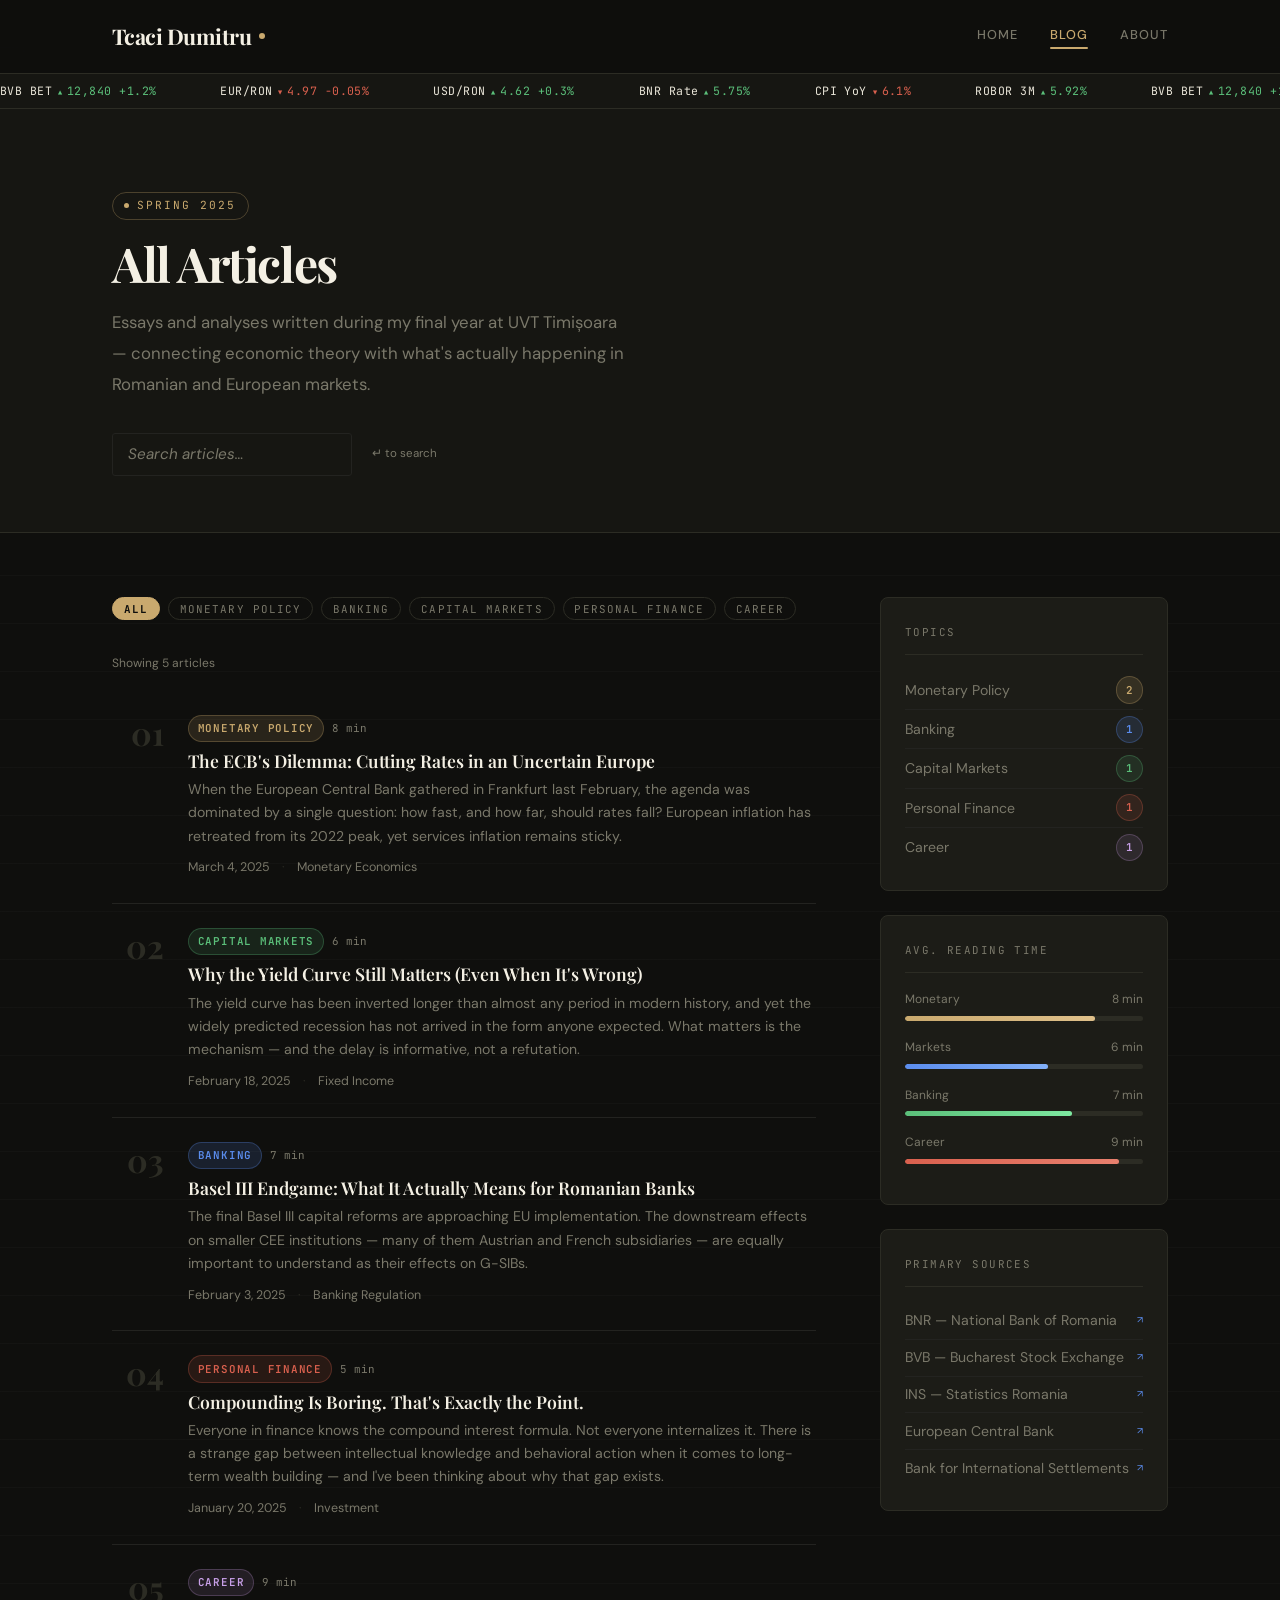
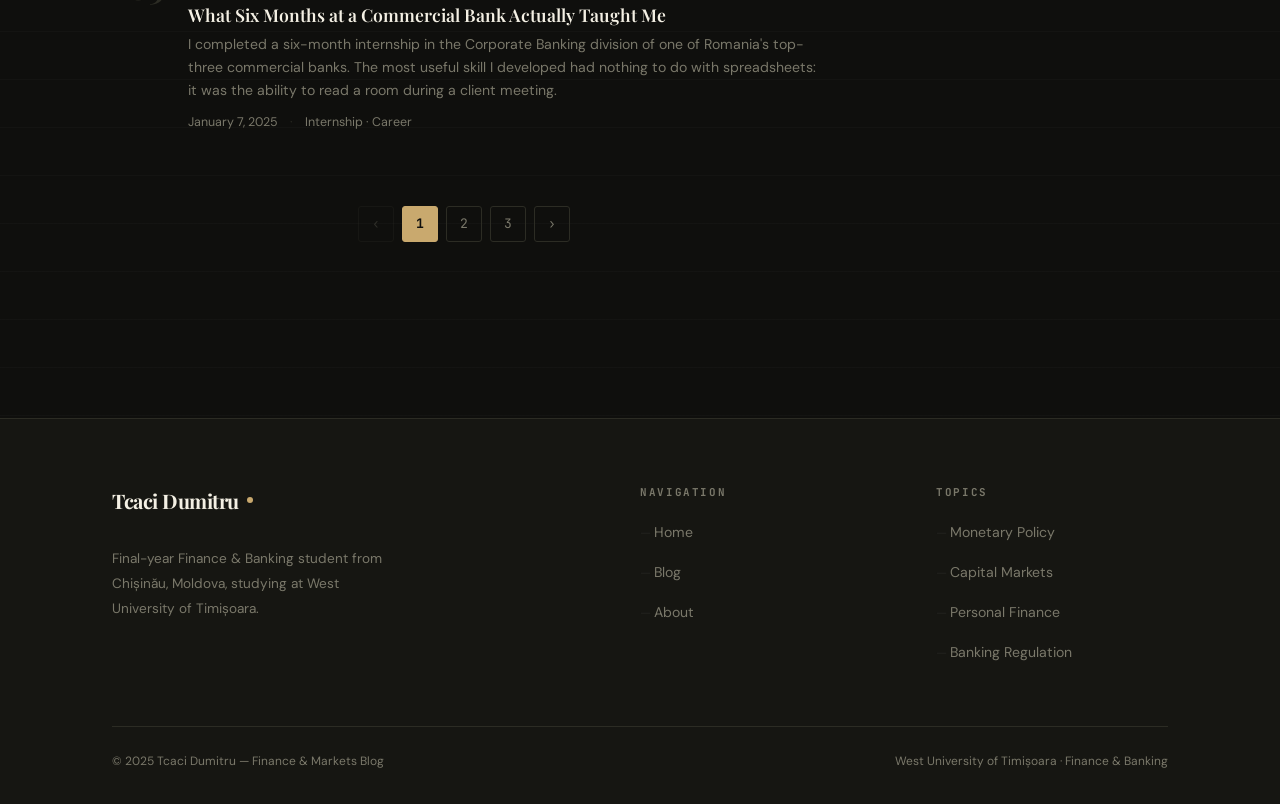
<file: lecture2-3/blog.html>
<!DOCTYPE html>
<html lang="en">
<head>
  <meta charset="UTF-8" />
  <meta name="viewport" content="width=device-width, initial-scale=1.0" />
  <title>Blog — Tcaci Dumitru</title>
  <link rel="preconnect" href="https://fonts.googleapis.com" />
  <link href="https://fonts.googleapis.com/css2?family=Playfair+Display:ital,wght@0,600;0,700;1,600&family=DM+Sans:wght@400;500;600&family=JetBrains+Mono:wght@400;600&display=swap" rel="stylesheet" />
  <link rel="stylesheet" href="style.css" />
  <style>
    /* ── PAGE-SPECIFIC STYLES ─────────────────────────────────────
       Demonstrates additional selectors unique to blog.html
    ──────────────────────────────────────────────────────────────── */

    /* CONTEXTUAL (DESCENDANT) SELECTOR:
       only <p> tags that are descendants of .post-body */
    .post-body p {
      font-size: .88rem;
      color: var(--ink-dim);
      margin-bottom: 0;
      line-height: 1.65;
    }

    /* ADJACENT SIBLING SELECTOR:
       .tag immediately followed by .tag gets left margin */
    .post-body .tag + .tag { margin-left: var(--s1); }

    /* CHILD SELECTOR:
       direct <a> child of .post-body > h3  */
    .post-body > h3 > a {
      color: var(--ink-head);
      text-decoration: none;
      transition: color var(--t2);
    }
    .post-body > h3 > a:hover { color: var(--gold); }

    /* ATTRIBUTE SELECTOR: inputs with placeholder */
    input[type="search"]::placeholder { color: var(--ink-dim); font-style: italic; }

    /* ── SIDEBAR specific ── */

    /* DESCENDANT SELECTOR: li > a inside .widget */
    .widget ul li a {
      font-size: .88rem;
      color: var(--ink-dim);
      display: flex;
      justify-content: space-between;
      align-items: center;
      padding: .35rem 0;
      border-bottom: 1px solid var(--border-soft);
      transition: color var(--t1);
      text-decoration: none;
    }
    /* PSEUDO-CLASS :hover on widget links */
    .widget ul li a:hover { color: var(--gold); }

    /* PSEUDO-CLASS :last-child — remove last border in widget list */
    .widget ul li:last-child a { border-bottom: none; }

    /* PSEUDO-ELEMENT ::before on widget list items */
    .widget ul li::before { content: none; } /* override global footer rule */

    /* ATTRIBUTE SELECTOR — external resource links */
    .widget a[href^="https"]::after {
      content: ' ↗';
      font-size: .68em;
      vertical-align: super;
      color: var(--blue);
    }
  </style>
</head>
<body>

  <header class="site-header">
    <div class="container">
      <a href="index.html" id="site-logo">Tcaci Dumitru</a>
      <nav class="nav-links">
        <a href="index.html">Home</a>
        <a href="blog.html" class="active">Blog</a>
        <a href="about.html">About</a>
      </nav>
    </div>
  </header>

  <div class="ticker">
    <div class="ticker-track">
      <span class="t-item">BVB BET <span class="up">12,840 +1.2%</span></span>
      <span class="t-item">EUR/RON <span class="down">4.97 −0.05%</span></span>
      <span class="t-item">USD/RON <span class="up">4.62 +0.3%</span></span>
      <span class="t-item">BNR Rate <span class="up">5.75%</span></span>
      <span class="t-item">CPI YoY <span class="down">6.1%</span></span>
      <span class="t-item">ROBOR 3M <span class="up">5.92%</span></span>
      <span class="t-item">BVB BET <span class="up">12,840 +1.2%</span></span>
      <span class="t-item">EUR/RON <span class="down">4.97 −0.05%</span></span>
      <span class="t-item">USD/RON <span class="up">4.62 +0.3%</span></span>
      <span class="t-item">BNR Rate <span class="up">5.75%</span></span>
      <span class="t-item">CPI YoY <span class="down">6.1%</span></span>
      <span class="t-item">ROBOR 3M <span class="up">5.92%</span></span>
    </div>
  </div>

  <!-- PAGE HERO — no full-height, compact -->
  <section class="hero" style="padding-block:5rem 3.5rem; background:var(--bg-raised); border-bottom:1px solid var(--border);">
    <div class="container">
      <span class="eyebrow fu">Spring 2025</span>
      <h1 class="fu d1" style="font-size:clamp(2rem,4vw,3rem); margin-bottom:var(--s4);">All Articles</h1>
      <p class="hero-sub fu d2" style="margin-bottom:var(--s6);">
        Essays and analyses written during my final year at UVT Timișoara —
        connecting economic theory with what's actually happening in Romanian
        and European markets.
      </p>
      <!-- ATTRIBUTE SELECTOR: input[type="search"] -->
      <div class="flex items-center gap-s3 fu d3">
        <input type="search" placeholder="Search articles…" aria-label="Search articles" />
        <span class="hint">↵ to search</span>
      </div>
    </div>
  </section>

  <main>
    <div class="container section">
      <div class="layout-sidebar">

        <!-- MAIN CONTENT -->
        <div>

          <!-- FILTER BAR — class + pseudo-class selectors -->
          <div class="filters">
            <button class="filt-btn on"       data-filter="all">All</button>
            <button class="filt-btn"          data-filter="monetary">Monetary Policy</button>
            <button class="filt-btn"          data-filter="banking">Banking</button>
            <button class="filt-btn"          data-filter="markets">Capital Markets</button>
            <button class="filt-btn"          data-filter="personal">Personal Finance</button>
            <button class="filt-btn"          data-filter="career">Career</button>
          </div>

          <!-- GENERAL SIBLING: .filters ~ .result-count -->
          <p class="result-count">Showing 5 articles</p>

          <!-- POST LIST — contextual selectors, child selector, pseudo-classes -->
          <div id="post-list">

            <!-- POST 1 -->
            <div class="post-row" data-cat="monetary">
              <div class="post-num">01</div>
              <div class="post-body">
                <div style="display:flex; gap:var(--s2); flex-wrap:wrap; margin-bottom:.5rem; align-items:center;">
                  <span class="tag tag-monetary">Monetary Policy</span>
                  <span style="font-family:var(--font-mono); font-size:.68rem; color:var(--ink-dim);">8 min</span>
                </div>
                <h3><a href="#">The ECB's Dilemma: Cutting Rates in an Uncertain Europe</a></h3>
                <p>
                  When the European Central Bank gathered in Frankfurt last February, the agenda was
                  dominated by a single question: how fast, and how far, should rates fall? European
                  inflation has retreated from its 2022 peak, yet services inflation remains sticky.
                </p>
                <div class="meta mt-5" style="margin-top:.6rem;">
                  <span>March 4, 2025</span>
                  <span>Monetary Economics</span>
                </div>
              </div>
            </div>

            <!-- POST 2 -->
            <div class="post-row" data-cat="markets">
              <div class="post-num">02</div>
              <div class="post-body">
                <div style="display:flex; gap:var(--s2); flex-wrap:wrap; margin-bottom:.5rem; align-items:center;">
                  <span class="tag tag-markets">Capital Markets</span>
                  <span style="font-family:var(--font-mono); font-size:.68rem; color:var(--ink-dim);">6 min</span>
                </div>
                <h3><a href="#">Why the Yield Curve Still Matters (Even When It's Wrong)</a></h3>
                <p>
                  The yield curve has been inverted longer than almost any period in modern history,
                  and yet the widely predicted recession has not arrived in the form anyone expected.
                  What matters is the mechanism — and the delay is informative, not a refutation.
                </p>
                <div class="meta" style="margin-top:.6rem;">
                  <span>February 18, 2025</span>
                  <span>Fixed Income</span>
                </div>
              </div>
            </div>

            <!-- POST 3 -->
            <div class="post-row" data-cat="banking">
              <div class="post-num">03</div>
              <div class="post-body">
                <div style="display:flex; gap:var(--s2); flex-wrap:wrap; margin-bottom:.5rem; align-items:center;">
                  <span class="tag tag-banking">Banking</span>
                  <span style="font-family:var(--font-mono); font-size:.68rem; color:var(--ink-dim);">7 min</span>
                </div>
                <h3><a href="#">Basel III Endgame: What It Actually Means for Romanian Banks</a></h3>
                <p>
                  The final Basel III capital reforms are approaching EU implementation. The downstream
                  effects on smaller CEE institutions — many of them Austrian and French subsidiaries —
                  are equally important to understand as their effects on G-SIBs.
                </p>
                <div class="meta" style="margin-top:.6rem;">
                  <span>February 3, 2025</span>
                  <span>Banking Regulation</span>
                </div>
              </div>
            </div>

            <!-- POST 4 -->
            <div class="post-row" data-cat="personal">
              <div class="post-num">04</div>
              <div class="post-body">
                <div style="display:flex; gap:var(--s2); flex-wrap:wrap; margin-bottom:.5rem; align-items:center;">
                  <span class="tag tag-personal">Personal Finance</span>
                  <span style="font-family:var(--font-mono); font-size:.68rem; color:var(--ink-dim);">5 min</span>
                </div>
                <h3><a href="#">Compounding Is Boring. That's Exactly the Point.</a></h3>
                <p>
                  Everyone in finance knows the compound interest formula. Not everyone internalizes it.
                  There is a strange gap between intellectual knowledge and behavioral action when it comes
                  to long-term wealth building — and I've been thinking about why that gap exists.
                </p>
                <div class="meta" style="margin-top:.6rem;">
                  <span>January 20, 2025</span>
                  <span>Investment</span>
                </div>
              </div>
            </div>

            <!-- POST 5 -->
            <div class="post-row" data-cat="career">
              <div class="post-num">05</div>
              <div class="post-body">
                <div style="display:flex; gap:var(--s2); flex-wrap:wrap; margin-bottom:.5rem; align-items:center;">
                  <span class="tag tag-career">Career</span>
                  <span style="font-family:var(--font-mono); font-size:.68rem; color:var(--ink-dim);">9 min</span>
                </div>
                <h3><a href="#">What Six Months at a Commercial Bank Actually Taught Me</a></h3>
                <p>
                  I completed a six-month internship in the Corporate Banking division of one of Romania's
                  top-three commercial banks. The most useful skill I developed had nothing to do with
                  spreadsheets: it was the ability to read a room during a client meeting.
                </p>
                <div class="meta" style="margin-top:.6rem;">
                  <span>January 7, 2025</span>
                  <span>Internship · Career</span>
                </div>
              </div>
            </div>

          </div><!-- #post-list -->

          <!-- PAGINATION — :hover :disabled pseudo-classes -->
          <nav class="pager" aria-label="Pagination">
            <button class="pg-btn" disabled aria-label="Previous">‹</button>
            <button class="pg-btn cur" aria-current="page">1</button>
            <button class="pg-btn">2</button>
            <button class="pg-btn">3</button>
            <button class="pg-btn" aria-label="Next">›</button>
          </nav>

        </div><!-- end main col -->

        <!-- SIDEBAR -->
        <aside>

          <!-- Topics widget -->
          <div class="widget">
            <p class="widget-title">Topics</p>
            <ul style="list-style:none;">
              <li>
                <a href="#" onclick="filterPosts('monetary'); return false;">
                  <span>Monetary Policy</span>
                  <span class="tag tag-monetary">2</span>
                </a>
              </li>
              <li>
                <a href="#" onclick="filterPosts('banking'); return false;">
                  <span>Banking</span>
                  <span class="tag tag-banking">1</span>
                </a>
              </li>
              <li>
                <a href="#" onclick="filterPosts('markets'); return false;">
                  <span>Capital Markets</span>
                  <span class="tag tag-markets">1</span>
                </a>
              </li>
              <li>
                <a href="#" onclick="filterPosts('personal'); return false;">
                  <span>Personal Finance</span>
                  <span class="tag tag-personal">1</span>
                </a>
              </li>
              <li>
                <a href="#" onclick="filterPosts('career'); return false;">
                  <span>Career</span>
                  <span class="tag tag-career">1</span>
                </a>
              </li>
            </ul>
          </div>

          <!-- Reading time widget -->
          <div class="widget">
            <p class="widget-title">Avg. Reading Time</p>
            <div class="prog-wrap">
              <div class="prog-labels"><span>Monetary</span><span>8 min</span></div>
              <div class="prog-track"><div class="prog-fill" style="width:80%"></div></div>
            </div>
            <div class="prog-wrap">
              <div class="prog-labels"><span>Markets</span><span>6 min</span></div>
              <div class="prog-track"><div class="prog-fill blue" style="width:60%"></div></div>
            </div>
            <div class="prog-wrap">
              <div class="prog-labels"><span>Banking</span><span>7 min</span></div>
              <div class="prog-track"><div class="prog-fill green" style="width:70%"></div></div>
            </div>
            <div class="prog-wrap">
              <div class="prog-labels"><span>Career</span><span>9 min</span></div>
              <div class="prog-track"><div class="prog-fill red" style="width:90%"></div></div>
            </div>
          </div>

          <!-- External resources — attribute selector a[href^="https"] -->
          <div class="widget">
            <p class="widget-title">Primary Sources</p>
            <ul style="list-style:none;">
              <li>
                <a href="https://www.bnr.ro" target="_blank">BNR — National Bank of Romania</a>
              </li>
              <li>
                <a href="https://www.bvb.ro" target="_blank">BVB — Bucharest Stock Exchange</a>
              </li>
              <li>
                <a href="https://www.insse.ro" target="_blank">INS — Statistics Romania</a>
              </li>
              <li>
                <a href="https://www.ecb.europa.eu" target="_blank">European Central Bank</a>
              </li>
              <li>
                <a href="https://www.bis.org" target="_blank">Bank for International Settlements</a>
              </li>
            </ul>
          </div>

        </aside>

      </div>
    </div>
  </main>

  <footer class="site-footer">
    <div class="container">
      <div class="footer-grid">
        <div class="footer-col">
          <a href="index.html" id="site-logo"
             style="font-size:1.25rem; margin-bottom:var(--s4); display:inline-flex;">
            Tcaci Dumitru
          </a>
          <p style="font-size:.85rem; color:var(--ink-dim); max-width:290px; margin-top:var(--s3);">
            Final-year Finance &amp; Banking student from Chișinău, Moldova,
            studying at West University of Timișoara.
          </p>
        </div>
        <div class="footer-col">
          <h5>Navigation</h5>
          <ul>
            <li><a href="index.html">Home</a></li>
            <li><a href="blog.html">Blog</a></li>
            <li><a href="about.html">About</a></li>
          </ul>
        </div>
        <div class="footer-col">
          <h5>Topics</h5>
          <ul>
            <li><a href="#">Monetary Policy</a></li>
            <li><a href="#">Capital Markets</a></li>
            <li><a href="#">Personal Finance</a></li>
            <li><a href="#">Banking Regulation</a></li>
          </ul>
        </div>
      </div>
      <div class="footer-bottom">
        <span>© 2025 Tcaci Dumitru — Finance &amp; Markets Blog</span>
        <span>West University of Timișoara · Finance &amp; Banking</span>
      </div>
    </div>
  </footer>

  <script>
    // Filter button interactivity
    function filterPosts(cat) {
      document.querySelectorAll('.filt-btn').forEach(b => b.classList.remove('on'));
      const matching = document.querySelector(`.filt-btn[data-filter="${cat}"]`);
      if (matching) matching.classList.add('on');

      const rows = document.querySelectorAll('#post-list .post-row');
      let count = 0;
      rows.forEach(row => {
        const show = cat === 'all' || row.dataset.cat === cat;
        row.style.display = show ? '' : 'none';
        if (show) count++;
      });
      document.querySelector('.result-count').textContent =
        `Showing ${count} article${count !== 1 ? 's' : ''}`;
    }

    document.querySelectorAll('.filt-btn').forEach(btn => {
      btn.addEventListener('click', function() {
        filterPosts(this.dataset.filter);
      });
    });
  </script>
</body>
</html>
</file>
<file: lecture2-3/style.css>
/* ================================================================
   STYLE.CSS — Tcaci Dumitru · Finance & Markets Blog
   Web Design Lab — West University of Timișoara · 2025
   ================================================================

   SELECTOR INVENTORY (required coverage):
   ─ Element selectors          : body, h1–h4, p, a, ul, li, table…
   ─ Class selectors            : .card, .btn, .tag-*, .nav-link…
   ─ ID selectors               : #site-logo, #hero-home, #featured…
   ─ Attribute selectors        : input[type="…"], a[target="_blank"],
                                  [data-category], [data-level]
   ─ Contextual / descendant    : .post-list article p
   ─ Child (>)                  : .timeline > li
   ─ Adjacent sibling (+)       : label + input
   ─ General sibling (~)        : .filter-bar ~ .result-count
   ─ Pseudo-classes             : :hover :focus :active :visited
                                  :nth-child :last-child :first-child
                                  :disabled :placeholder-shown :checked
   ─ Pseudo-elements            : ::before ::after on 15+ elements
   ================================================================ */

/* ----------------------------------------------------------------
   1. CSS CUSTOM PROPERTIES
   ---------------------------------------------------------------- */
:root {
  /* Palette — charcoal ink + warm cream + ember accent */
  --bg:           #0f0f0d;
  --bg-raised:    #161612;
  --bg-card:      #1c1c17;
  --border:       #2c2c24;
  --border-soft:  #232320;

  --ink:          #e9e5d8;        /* body text */
  --ink-dim:      #7a786a;        /* muted text */
  --ink-head:     #f4f0e4;        /* headings */

  --gold:         #c9a96e;        /* primary accent */
  --gold-light:   #dfc08a;
  --gold-dim:     rgba(201,169,110,.15);

  --blue:         #5b8dee;        /* secondary accent */
  --blue-dim:     rgba(91,141,238,.14);

  --green:        #5bbf7a;
  --red:          #d9604e;

  /* Typography */
  --font-serif:   'Playfair Display', Georgia, serif;
  --font-sans:    'DM Sans', 'Segoe UI', sans-serif;
  --font-mono:    'JetBrains Mono', 'Courier New', monospace;

  /* Spacing — rem scale */
  --s1:  0.25rem;   /*  4px */
  --s2:  0.5rem;    /*  8px */
  --s3:  0.75rem;   /* 12px */
  --s4:  1rem;      /* 16px */
  --s5:  1.5rem;    /* 24px */
  --s6:  2rem;      /* 32px */
  --s8:  3rem;      /* 48px */
  --s10: 4rem;      /* 64px */
  --s14: 7rem;      /* 112px */

  /* Radii */
  --r1: 3px;
  --r2: 8px;
  --r3: 14px;
  --r4: 9999px;

  /* Shadows */
  --shadow-card: 0 4px 28px rgba(0,0,0,.5);
  --shadow-glow: 0 0 32px rgba(201,169,110,.14);

  /* Transitions */
  --t1: 120ms ease;
  --t2: 260ms ease;
  --t3: 480ms ease;

  --max: 1120px;
}

/* ----------------------------------------------------------------
   2. RESET — element selectors
   ---------------------------------------------------------------- */
*, *::before, *::after { box-sizing: border-box; margin: 0; padding: 0; }

html {
  font-size: 16px;
  scroll-behavior: smooth;
  -webkit-text-size-adjust: 100%;
}

/* ELEMENT SELECTOR */
body {
  font-family: var(--font-sans);
  background: var(--bg);
  color: var(--ink);
  line-height: 1.75;
  min-height: 100vh;
  /* subtle ruled texture */
  background-image: repeating-linear-gradient(
    180deg, transparent 0, transparent 47px,
    rgba(255,255,255,.018) 47px, rgba(255,255,255,.018) 48px
  );
}

img  { max-width: 100%; display: block; }
ul   { list-style: none; }

/* ELEMENT SELECTOR — anchor defaults */
a {
  color: var(--gold);
  text-decoration: none;
  transition: color var(--t1);
}
/* PSEUDO-CLASS :hover on every <a> */
a:hover { color: var(--ink-head); }
/* PSEUDO-CLASS :visited on links */
a:visited { color: var(--gold); }
/* PSEUDO-CLASS :focus */
a:focus,
button:focus,
input:focus,
textarea:focus,
select:focus {
  outline: 2px solid var(--gold);
  outline-offset: 3px;
}

/* ----------------------------------------------------------------
   3. TYPOGRAPHY — element selectors + units
   ---------------------------------------------------------------- */
/* clamp() uses viewport width (vw) + rem */
h1 { font-family: var(--font-serif); font-size: clamp(2rem, 5vw, 3.8rem);
     font-weight: 700; line-height: 1.15; letter-spacing: -.03em;
     color: var(--ink-head); }

h2 { font-family: var(--font-serif); font-size: clamp(1.5rem, 3vw, 2.2rem);
     font-weight: 700; line-height: 1.2; letter-spacing: -.02em;
     color: var(--ink-head); }

h3 { font-family: var(--font-serif); font-size: clamp(1.15rem, 2vw, 1.5rem);
     font-weight: 600; line-height: 1.3; color: var(--ink-head); }

h4 { font-family: var(--font-sans);  font-size: 1rem; /* 16px */
     font-weight: 600; color: var(--ink-head); }

p  { font-size: 1rem; line-height: 1.85; color: var(--ink);
     margin-bottom: var(--s4); }

/* ELEMENT SELECTOR — blockquote */
blockquote {
  border-left: 3px solid var(--gold);
  padding: var(--s4) var(--s6);
  margin: var(--s6) 0;
  background: var(--bg-raised);
  border-radius: 0 var(--r2) var(--r2) 0;
  font-family: var(--font-serif);
  font-style: italic;
  font-size: 1.1rem; /* em-like relative feel, px base */
  color: var(--ink-head);
  position: relative;
}
/* PSEUDO-ELEMENT ::before — opening quotation mark */
blockquote::before {
  content: '\201C';
  position: absolute;
  top: -10px; left: 14px;
  font-size: 4rem; /* 64px */
  line-height: 1;
  color: var(--gold);
  font-family: var(--font-serif);
  opacity: .6;
}

/* ELEMENT SELECTOR — code */
code {
  font-family: var(--font-mono);
  font-size: .875em;          /* em — relative to parent */
  background: var(--blue-dim);
  color: var(--blue);
  padding: .15em .45em;
  border-radius: var(--r1);
}

/* ELEMENT SELECTOR — strong */
strong { color: var(--ink-head); font-weight: 600; }

/* ----------------------------------------------------------------
   4. LAYOUT CONTAINERS
   ---------------------------------------------------------------- */
.container {
  width: 100%;
  max-width: var(--max);
  margin-inline: auto;
  padding-inline: var(--s6);   /* 32px — px unit */
}

.section { padding-block: var(--s10); }   /* 64px — rem */
.section-sm { padding-block: var(--s6); }

/* ----------------------------------------------------------------
   5. FLEXBOX UTILITIES — class selectors
   ---------------------------------------------------------------- */
.flex           { display: flex; }
.flex-col       { flex-direction: column; }
.flex-wrap      { flex-wrap: wrap; }
.items-center   { align-items: center; }
.items-start    { align-items: flex-start; }
.justify-between{ justify-content: space-between; }
.justify-center { justify-content: center; }
.gap-s2  { gap: var(--s2); }
.gap-s3  { gap: var(--s3); }
.gap-s4  { gap: var(--s4); }
.gap-s5  { gap: var(--s5); }
.gap-s6  { gap: var(--s6); }

/* ----------------------------------------------------------------
   6. CSS GRID LAYOUTS — class selectors
   ---------------------------------------------------------------- */
/* GRID LAYOUT — 2 equal columns */
.grid-2 {
  display: grid;
  grid-template-columns: repeat(2, 1fr);
  gap: var(--s6);
}
/* GRID LAYOUT — 3 equal columns */
.grid-3 {
  display: grid;
  grid-template-columns: repeat(3, 1fr);
  gap: var(--s5);
}
/* GRID LAYOUT — auto-fill responsive */
.grid-auto {
  display: grid;
  grid-template-columns: repeat(auto-fill, minmax(300px, 1fr));
  gap: var(--s5);
}
/* GRID LAYOUT — main + sidebar */
.layout-sidebar {
  display: grid;
  grid-template-columns: 1fr 288px;
  gap: var(--s10);
  align-items: start;
}

/* ----------------------------------------------------------------
   7. RESPONSIVE BREAKPOINTS — media queries
   ---------------------------------------------------------------- */
@media (max-width: 960px) {
  .grid-3        { grid-template-columns: repeat(2, 1fr); }
  .layout-sidebar { grid-template-columns: 1fr; }
}
@media (max-width: 680px) {
  .grid-2, .grid-3  { grid-template-columns: 1fr; }
  .container        { padding-inline: var(--s4); }
  #featured         { grid-template-columns: 1fr !important; }
  .featured-art     { display: none; }
  #profile-card     { flex-direction: column; text-align: center; }
  .nav-links        { gap: var(--s4); }
}

/* ----------------------------------------------------------------
   8. HEADER + NAV — float history note + flexbox
   ---------------------------------------------------------------- */
.site-header {
  position: sticky;
  top: 0;
  z-index: 200;
  background: rgba(15,15,13,.93);
  backdrop-filter: blur(14px);
  -webkit-backdrop-filter: blur(14px);
  border-bottom: 1px solid var(--border);
  padding-block: 1.1rem;
}

.site-header .container {
  display: flex;
  align-items: center;
  justify-content: space-between;
  gap: var(--s6);
}

/* ID SELECTOR — logo */
#site-logo {
  font-family: var(--font-serif);
  font-size: 1.35rem;
  font-weight: 700;
  color: var(--ink-head);
  letter-spacing: -.025em;
  text-decoration: none;
  display: inline-flex;
  align-items: center;
  gap: var(--s2);
}
/* PSEUDO-ELEMENT ::after — animated gold dot on logo */
#site-logo::after {
  content: '';
  display: inline-block;
  width: 6px; height: 6px;
  background: var(--gold);
  border-radius: 50%;
  animation: logo-dot 3s ease-in-out infinite;
}
@keyframes logo-dot {
  0%,100% { transform: scale(1);   opacity: 1; }
  50%      { transform: scale(.5); opacity: .45; }
}

/* CLASS SELECTOR — nav links wrapper */
.nav-links {
  display: flex;
  align-items: center;
  gap: var(--s6);
}

/* DESCENDANT SELECTOR: anchors inside .nav-links */
.nav-links a {
  font-size: .8rem;             /* 12.8px */
  font-weight: 500;
  letter-spacing: .08em;
  text-transform: uppercase;
  color: var(--ink-dim);
  text-decoration: none;
  position: relative;
  padding-bottom: 3px;
  transition: color var(--t2);
}
/* PSEUDO-ELEMENT ::after — expanding underline */
.nav-links a::after {
  content: '';
  position: absolute;
  bottom: 0; left: 0;
  width: 0; height: 2px;
  background: var(--gold);
  border-radius: 1px;
  transition: width var(--t2);
}
/* PSEUDO-CLASS :hover on nav anchors */
.nav-links a:hover            { color: var(--ink-head); text-decoration: none; }
.nav-links a:hover::after     { width: 100%; }
/* CLASS SELECTOR — active nav item */
.nav-links a.active           { color: var(--gold); }
.nav-links a.active::after    { width: 100%; }

/* ----------------------------------------------------------------
   9. TICKER — class selector + pseudo-class :hover
   ---------------------------------------------------------------- */
.ticker {
  background: var(--bg-raised);
  border-bottom: 1px solid var(--border);
  overflow: hidden;
  white-space: nowrap;
  padding-block: .45rem;
  font-family: var(--font-mono);
  font-size: .72rem;
  letter-spacing: .04em;
}
.ticker-track {
  display: inline-flex;
  gap: var(--s10);
  animation: scroll-left 32s linear infinite;
}
/* PSEUDO-CLASS :hover — pause ticker */
.ticker:hover .ticker-track   { animation-play-state: paused; }
@keyframes scroll-left {
  from { transform: translateX(0); }
  to   { transform: translateX(-50%); }
}
.t-item { display: inline-flex; align-items: center; gap: .5em; }
.up   { color: var(--green); }
.down { color: var(--red);   }
/* PSEUDO-ELEMENT ::before on up/down indicators */
.up::before   { content: '▲ '; font-size: .6em; }
.down::before { content: '▼ '; font-size: .6em; }

/* ----------------------------------------------------------------
   10. HERO — ID selector + pseudo-elements
   ---------------------------------------------------------------- */
.hero {
  padding-block: var(--s14) var(--s10);
  position: relative;
  overflow: hidden;
}
/* ID SELECTOR */
#hero-home {
  background: linear-gradient(150deg, var(--bg) 0%, #191914 55%, var(--bg) 100%);
}
/* PSEUDO-ELEMENT ::before — radial glow behind hero */
#hero-home::before {
  content: '';
  position: absolute;
  inset: 0;
  background: radial-gradient(ellipse 60% 50% at 70% 40%,
    rgba(201,169,110,.08) 0%, transparent 70%);
  pointer-events: none;
}
/* PSEUDO-ELEMENT ::after — vertical rule line */
#hero-home::after {
  content: '';
  position: absolute;
  top: 0; right: 38%;
  width: 1px; height: 100%;
  background: linear-gradient(180deg, transparent, var(--border), transparent);
  pointer-events: none;
}

/* CLASS SELECTOR — eyebrow label */
.eyebrow {
  display: inline-flex;
  align-items: center;
  gap: var(--s2);
  font-family: var(--font-mono);
  font-size: .7rem;
  letter-spacing: .18em;
  text-transform: uppercase;
  color: var(--gold);
  border: 1px solid rgba(201,169,110,.3);
  padding: .3em 1em;
  border-radius: var(--r4);
  margin-bottom: var(--s4);
}
/* PSEUDO-ELEMENT ::before — pulsing dot on eyebrow */
.eyebrow::before {
  content: '';
  width: 5px; height: 5px;
  background: var(--gold);
  border-radius: 50%;
  animation: pulse 2.4s ease-in-out infinite;
}
@keyframes pulse {
  0%,100% { opacity: 1; transform: scale(1); }
  50%      { opacity: .3; transform: scale(.6); }
}

.hero-title   { max-width: 720px; margin-bottom: var(--s4); }
.hero-title em { font-style: italic; color: var(--gold); }
.hero-sub     { font-size: 1.05rem; color: var(--ink-dim);
                max-width: 520px; margin-bottom: var(--s6); }

/* ----------------------------------------------------------------
   11. BUTTONS — class selectors + pseudo-classes
   ---------------------------------------------------------------- */
.btn {
  display: inline-flex;
  align-items: center;
  gap: var(--s2);
  font-family: var(--font-sans);
  font-size: .82rem;
  font-weight: 600;
  letter-spacing: .06em;
  text-transform: uppercase;
  padding: .7em 1.7em;
  border-radius: var(--r1);
  border: none;
  cursor: pointer;
  transition: all var(--t2);
  text-decoration: none;
  position: relative;
  overflow: hidden;
}
/* PSEUDO-ELEMENT ::before — shimmer sweep */
.btn::before {
  content: '';
  position: absolute;
  top: 0; left: -100%;
  width: 100%; height: 100%;
  background: linear-gradient(90deg, transparent,
    rgba(255,255,255,.12), transparent);
  transition: left var(--t3);
}
.btn:hover::before { left: 100%; }

/* CLASS SELECTOR — primary button */
.btn-gold {
  background: var(--gold);
  color: var(--bg);
}
.btn-gold:hover {
  background: var(--gold-light);
  color: var(--bg);
  transform: translateY(-2px);
  box-shadow: 0 8px 24px rgba(201,169,110,.32);
  text-decoration: none;
}
/* CLASS SELECTOR — outline button */
.btn-outline {
  background: transparent;
  color: var(--gold);
  border: 1px solid var(--gold);
}
.btn-outline:hover {
  background: var(--gold);
  color: var(--bg);
  transform: translateY(-2px);
  text-decoration: none;
}
/* PSEUDO-CLASS :active */
.btn:active { transform: none; box-shadow: none; }

/* ----------------------------------------------------------------
   12. TAGS / CATEGORY PILLS — class selectors
   ---------------------------------------------------------------- */
.tag {
  display: inline-block;
  font-family: var(--font-mono);
  font-size: .68rem;
  letter-spacing: .07em;
  text-transform: uppercase;
  font-weight: 600;
  padding: .28em .8em;
  border-radius: var(--r4);
  transition: filter var(--t1);
}
/* CLASS SELECTORS — by topic */
.tag-monetary { background: rgba(201,169,110,.14); color: var(--gold);
                border: 1px solid rgba(201,169,110,.28); }
.tag-banking  { background: rgba(91,141,238,.14);  color: var(--blue);
                border: 1px solid rgba(91,141,238,.28); }
.tag-markets  { background: rgba(91,191,122,.12);  color: var(--green);
                border: 1px solid rgba(91,191,122,.28); }
.tag-personal { background: rgba(217,96,78,.12);   color: var(--red);
                border: 1px solid rgba(217,96,78,.28); }
.tag-career   { background: rgba(180,140,200,.12); color: #c8a0e8;
                border: 1px solid rgba(180,140,200,.28); }

/* PSEUDO-CLASS :hover on tags */
.tag:hover { filter: brightness(1.35); cursor: default; }

/* ----------------------------------------------------------------
   13. SECTION HEADING with ::after rule line
   ---------------------------------------------------------------- */
.sec-head {
  display: flex;
  align-items: center;
  gap: var(--s5);
  margin-bottom: var(--s6);
}
.sec-head h2 { font-size: 1.4rem; white-space: nowrap; }
/* PSEUDO-ELEMENT ::after — decorative line */
.sec-head::after {
  content: '';
  flex: 1;
  height: 1px;
  background: linear-gradient(90deg, var(--border), transparent);
}

/* ----------------------------------------------------------------
   14. FEATURED POST — ID + grid
   ---------------------------------------------------------------- */
#featured {
  display: grid;
  grid-template-columns: 1fr 1fr;
  gap: var(--s10);
  align-items: center;
  background: linear-gradient(135deg, #191914, var(--bg-card));
  border: 1px solid rgba(201,169,110,.18);
  border-radius: var(--r3);
  padding: var(--s10);
  position: relative;
  overflow: hidden;
  margin-bottom: var(--s10);
}
/* PSEUDO-ELEMENT ::after — large watermark numeral */
#featured::after {
  content: '01';
  position: absolute;
  bottom: -20px; right: 20px;
  font-family: var(--font-serif);
  font-size: 14rem;         /* px — absolute */
  font-weight: 700;
  color: rgba(201,169,110,.04);
  line-height: 1;
  pointer-events: none;
  user-select: none;
}

.featured-img {
  border-radius: var(--r2);
  width: 100%;
  height: 320px;
  object-fit: cover;
  border: 1px solid var(--border);
}
/* PSEUDO-ELEMENT — image placeholder fallback */
.featured-img-placeholder {
  border-radius: var(--r2);
  width: 100%; height: 320px;
  background: linear-gradient(135deg,
    rgba(201,169,110,.12), rgba(91,141,238,.1));
  display: flex; align-items: center; justify-content: center;
  font-size: 5rem;
  border: 1px solid var(--border);
}

/* ----------------------------------------------------------------
   15. POST CARDS — class selectors + :hover
   ---------------------------------------------------------------- */
.card {
  background: var(--bg-card);
  border: 1px solid var(--border);
  border-radius: var(--r2);
  overflow: hidden;
  display: flex;
  flex-direction: column;
  transition: transform var(--t2), box-shadow var(--t2), border-color var(--t2);
}
/* PSEUDO-CLASS :hover on cards */
.card:hover {
  transform: translateY(-4px);
  box-shadow: var(--shadow-card), var(--shadow-glow);
  border-color: rgba(201,169,110,.28);
}

.card-thumb {
  width: 100%; height: 180px;
  object-fit: cover;
}
.card-thumb-ph {
  width: 100%; height: 180px;
  background: linear-gradient(135deg, var(--bg-raised), var(--border));
  display: flex; align-items: center; justify-content: center;
  font-size: 2.5rem;
}
.card-body   { padding: var(--s5); flex: 1; display: flex; flex-direction: column; gap: var(--s2); }
.card-title  { font-family: var(--font-serif); font-size: 1.1rem; line-height: 1.35;
               color: var(--ink-head); transition: color var(--t1); }
.card:hover .card-title { color: var(--gold); }
.card-desc   { font-size: .88rem; color: var(--ink-dim); flex: 1; margin: 0; }
.card-foot   { padding: var(--s3) var(--s5); border-top: 1px solid var(--border-soft);
               display: flex; justify-content: space-between; align-items: center;
               font-size: .75rem; color: var(--ink-dim); }

/* ----------------------------------------------------------------
   16. FLOAT-BASED LAYOUT DEMO — article with floated image
   ---------------------------------------------------------------- */
/* FLOAT LAYOUT — legacy technique demonstrated */
.float-article .article-img-left {
  float: left;
  width: 260px;         /* px unit */
  margin: 0 var(--s6) var(--s4) 0;
  border-radius: var(--r2);
  border: 1px solid var(--border);
}
.float-article .article-img-right {
  float: right;
  width: 260px;
  margin: 0 0 var(--s4) var(--s6);
  border-radius: var(--r2);
  border: 1px solid var(--border);
}
/* CLASS SELECTOR — clearfix */
.clearfix::after {
  content: '';
  display: table;
  clear: both;
}

/* ----------------------------------------------------------------
   17. ARTICLE BODY — descendant + element selectors
   ---------------------------------------------------------------- */
.article-body h2 {
  margin-top: var(--s8);
  margin-bottom: var(--s4);
  padding-left: var(--s4);
  border-left: 3px solid var(--gold);
  font-size: 1.45rem;
}
.article-body h3 {
  margin-top: var(--s6);
  margin-bottom: var(--s3);
  font-size: 1.2rem;
}
.article-body p  { margin-bottom: var(--s4); }
.article-body ul {
  padding-left: var(--s6);
  margin-bottom: var(--s4);
}
/* PSEUDO-ELEMENT ::before — custom list bullet */
.article-body ul li::before {
  content: '▸';
  color: var(--gold);
  margin-right: var(--s2);
  font-size: .78em;   /* em unit */
}
/* DESCENDANT SELECTOR: links inside article body */
.article-body a { color: var(--blue); text-underline-offset: 3px; }
.article-body a:hover { color: var(--gold); }
/* ATTRIBUTE SELECTOR — external links get ↗ */
.article-body a[target="_blank"]::after { content: ' ↗'; font-size: .72em; vertical-align: super; }

/* DATA ATTRIBUTE SELECTOR */
[data-highlight] {
  background: rgba(201,169,110,.07);
  border: 1px solid rgba(201,169,110,.2);
  border-radius: var(--r2);
  padding: var(--s4) var(--s5);
  margin-block: var(--s5);
}

/* ----------------------------------------------------------------
   18. META ROW — sibling selectors + ::before separator
   ---------------------------------------------------------------- */
.meta {
  display: flex;
  align-items: center;
  gap: var(--s3);
  font-size: .78rem;
  color: var(--ink-dim);
  flex-wrap: wrap;
  margin-top: var(--s3);
}
/* ADJACENT SIBLING: every .meta span after another gets a dot */
.meta span + span::before {
  content: '·';
  margin-right: var(--s3);
  color: var(--border);
}

/* ----------------------------------------------------------------
   19. DATA TABLE — element + pseudo-class selectors
   ---------------------------------------------------------------- */
.data-table {
  width: 100%;
  border-collapse: collapse;
  font-size: .88rem;
  margin-block: var(--s5);
}
/* ELEMENT SELECTOR */
.data-table th {
  font-family: var(--font-mono);
  font-size: .68rem;
  letter-spacing: .1em;
  text-transform: uppercase;
  color: var(--ink-dim);
  text-align: left;
  padding: var(--s2) var(--s4);
  border-bottom: 2px solid var(--border);
}
.data-table td {
  padding: var(--s3) var(--s4);
  border-bottom: 1px solid var(--border-soft);
  vertical-align: middle;
}
/* PSEUDO-CLASS :nth-child(even) — zebra rows */
.data-table tbody tr:nth-child(even) { background: rgba(255,255,255,.018); }
/* PSEUDO-CLASS :hover on rows */
.data-table tbody tr:hover           { background: rgba(201,169,110,.045); }
/* PSEUDO-CLASS :last-child — remove last border */
.data-table tbody tr:last-child td   { border-bottom: none; }

.num-up   { color: var(--green); font-weight: 600; }
.num-down { color: var(--red);   font-weight: 600; }

/* ----------------------------------------------------------------
   20. FORMS — attribute + pseudo-class selectors
   ---------------------------------------------------------------- */
.form-group       { display: flex; flex-direction: column; gap: var(--s1); margin-bottom: var(--s4); }
.form-group label {
  font-size: .75rem; font-weight: 600; letter-spacing: .07em;
  text-transform: uppercase; color: var(--ink-dim);
}
/* ATTRIBUTE SELECTOR */
input[type="text"],
input[type="email"],
input[type="search"],
textarea {
  width: 100%;
  background: var(--bg-raised);
  border: 1px solid var(--border);
  border-radius: var(--r1);
  color: var(--ink);
  font-family: var(--font-sans);
  font-size: .95rem;
  padding: .7em 1em;
  transition: border-color var(--t2), box-shadow var(--t2);
}
/* PSEUDO-CLASS :focus on form elements */
input[type="text"]:focus,
input[type="email"]:focus,
input[type="search"]:focus,
textarea:focus {
  border-color: var(--gold);
  box-shadow: 0 0 0 3px rgba(201,169,110,.16);
  outline: none;
}
/* PSEUDO-CLASS :placeholder-shown */
input:placeholder-shown { border-color: var(--border-soft); }
/* ATTRIBUTE SELECTOR — required */
input[required] { border-left: 2px solid var(--gold); }
textarea { resize: vertical; min-height: 130px; }

/* ATTRIBUTE SELECTOR — submit input */
input[type="submit"] {
  background: var(--gold); color: var(--bg);
  font-family: var(--font-sans); font-size: .82rem;
  font-weight: 700; letter-spacing: .06em; text-transform: uppercase;
  padding: .75em 2em; border: none; border-radius: var(--r1);
  cursor: pointer; transition: all var(--t2); width: auto;
}
input[type="submit"]:hover {
  background: var(--gold-light);
  transform: translateY(-2px);
  box-shadow: 0 6px 20px rgba(201,169,110,.3);
}
/* PSEUDO-CLASS :active */
input[type="submit"]:active { transform: none; }

/* ATTRIBUTE SELECTOR — checkbox */
input[type="checkbox"] {
  accent-color: var(--gold);
  width: 15px; height: 15px; cursor: pointer;
}
/* PSEUDO-CLASS :checked */
input[type="checkbox"]:checked + label { color: var(--ink); }

/* ----------------------------------------------------------------
   21. PROGRESS BARS — class selectors
   ---------------------------------------------------------------- */
.prog-wrap   { margin-bottom: var(--s4); }
.prog-labels { display: flex; justify-content: space-between;
               font-size: .75rem; color: var(--ink-dim); margin-bottom: .35rem; }
.prog-track  { height: 5px; background: var(--border);
               border-radius: var(--r4); overflow: hidden; }
.prog-fill   {
  height: 100%;
  background: linear-gradient(90deg, var(--gold), var(--gold-light));
  border-radius: var(--r4);
  transition: width 1.2s ease;
}
.prog-fill.blue  { background: linear-gradient(90deg, var(--blue), #82b0f9); }
.prog-fill.green { background: linear-gradient(90deg, var(--green), #7de8a0); }
.prog-fill.red   { background: linear-gradient(90deg, var(--red), #e8806e); }

/* ----------------------------------------------------------------
   22. TIMELINE — child + pseudo-elements
   ---------------------------------------------------------------- */
.timeline { position: relative; }
/* CHILD SELECTOR: direct li */
.timeline > li {
  position: relative;
  padding-left: var(--s6);
  padding-bottom: var(--s5);
}
/* PSEUDO-ELEMENT ::before — dot */
.timeline > li::before {
  content: '';
  position: absolute;
  left: 0; top: 5px;
  width: 10px; height: 10px;
  border-radius: 50%;
  background: var(--gold);
  border: 2px solid var(--bg);
  box-shadow: 0 0 0 2px var(--gold);
  z-index: 1;
}
/* PSEUDO-ELEMENT ::after — connector line */
.timeline > li::after {
  content: '';
  position: absolute;
  left: 4px; top: 18px; bottom: 0;
  width: 2px;
  background: var(--border);
}
/* PSEUDO-CLASS :last-child — remove last line */
.timeline > li:last-child::after { display: none; }
/* PSEUDO-CLASS :hover changes dot */
.timeline > li:hover::before { background: var(--blue); box-shadow: 0 0 0 2px var(--blue); }

.tl-year { font-family: var(--font-mono); font-size: .68rem;
           letter-spacing: .12em; text-transform: uppercase;
           color: var(--gold); margin-bottom: .2rem; }
/* GENERAL SIBLING SELECTOR: p after h4 in timeline */
.tl-entry h4 ~ p { color: var(--ink-dim); font-size: .85rem; margin: 0; }

/* ----------------------------------------------------------------
   23. SIDEBAR WIDGETS — class selectors
   ---------------------------------------------------------------- */
.widget {
  background: var(--bg-card);
  border: 1px solid var(--border);
  border-radius: var(--r2);
  padding: var(--s5);
  margin-bottom: var(--s5);
}
.widget-title {
  font-family: var(--font-mono);
  font-size: .68rem; letter-spacing: .13em; text-transform: uppercase;
  color: var(--ink-dim); margin-bottom: var(--s4);
  padding-bottom: var(--s3); border-bottom: 1px solid var(--border);
}

/* ----------------------------------------------------------------
   24. BLOG LIST PAGE — contextual + sibling selectors
   ---------------------------------------------------------------- */
.post-row {
  display: grid;
  grid-template-columns: 52px 1fr;
  gap: var(--s5);
  align-items: start;
  padding: var(--s5) 0;
  border-bottom: 1px solid var(--border-soft);
  transition: background var(--t1);
}
/* PSEUDO-CLASS :last-child removes border */
.post-row:last-child { border-bottom: none; }
/* PSEUDO-CLASS :hover on post rows */
.post-row:hover { background: rgba(201,169,110,.028); border-radius: var(--r1); }

.post-num {
  font-family: var(--font-serif);
  font-size: 2rem;  /* px */
  font-weight: 700;
  color: var(--border);
  line-height: 1.1;
  text-align: right;
}
/* CHILD SELECTOR: direct h3 of .post-body */
.post-body > h3 { font-size: 1.1rem; margin-bottom: .35rem; transition: color var(--t1); }
.post-row:hover .post-body > h3 { color: var(--gold); }

/* FILTER BUTTONS */
.filters { display: flex; gap: var(--s2); flex-wrap: wrap; margin-bottom: var(--s6); }
.filt-btn {
  font-family: var(--font-mono); font-size: .68rem; letter-spacing: .1em;
  text-transform: uppercase; background: transparent; color: var(--ink-dim);
  border: 1px solid var(--border); border-radius: var(--r4);
  padding: .35em 1em; cursor: pointer; transition: all var(--t2);
}
/* PSEUDO-CLASS :hover on filter buttons */
.filt-btn:hover      { border-color: var(--gold); color: var(--gold); }
/* CLASS SELECTOR — active filter */
.filt-btn.on         { background: var(--gold); border-color: var(--gold); color: var(--bg); font-weight: 700; }
/* PSEUDO-CLASS :focus */
.filt-btn:focus      { outline: 2px solid var(--gold); outline-offset: 2px; }
/* PSEUDO-CLASS :disabled */
.filt-btn:disabled   { opacity: .3; cursor: not-allowed; }

/* GENERAL SIBLING: .filters ~ .result-count */
.filters ~ .result-count { font-size: .75rem; color: var(--ink-dim); margin-bottom: var(--s4); }

/* PAGINATION */
.pager { display: flex; gap: var(--s2); justify-content: center; margin-top: var(--s8); }
.pg-btn {
  width: 36px; height: 36px;
  display: flex; align-items: center; justify-content: center;
  border: 1px solid var(--border); border-radius: var(--r1);
  font-family: var(--font-mono); font-size: .82rem;
  color: var(--ink-dim); cursor: pointer; background: transparent;
  transition: all var(--t1);
}
/* PSEUDO-CLASS :hover */
.pg-btn:hover  { border-color: var(--gold); color: var(--gold); }
/* CLASS SELECTOR — current page */
.pg-btn.cur    { background: var(--gold); border-color: var(--gold); color: var(--bg); font-weight: 700; }
/* PSEUDO-CLASS :disabled */
.pg-btn:disabled { opacity: .3; cursor: not-allowed; }

/* SEARCH INPUT expansion on :focus */
input[type="search"] { width: 240px; transition: all var(--t2), border-color var(--t2); }
input[type="search"]:focus { width: 290px; }
/* ADJACENT SIBLING SELECTOR: hint after search input */
input[type="search"] + .hint { font-size: .72rem; color: var(--ink-dim); margin-left: var(--s2); }

/* ----------------------------------------------------------------
   25. ABOUT PAGE — ID + attribute + data selectors
   ---------------------------------------------------------------- */
#profile-card {
  display: flex;
  align-items: center;
  gap: var(--s8);
  background: linear-gradient(135deg, var(--bg-card), var(--bg-raised));
  border: 1px solid var(--border);
  border-radius: var(--r3);
  padding: var(--s8);
  margin-bottom: var(--s10);
  position: relative;
  overflow: hidden;
}
/* PSEUDO-ELEMENT ::before — gradient sweep */
#profile-card::before {
  content: '';
  position: absolute; top: 0; right: 0;
  width: 40%; height: 100%;
  background: linear-gradient(90deg, transparent, rgba(201,169,110,.04));
  pointer-events: none;
}
/* PSEUDO-ELEMENT ::after — Moldova flag stripe */
#profile-card::after {
  content: 'MD → RO';
  position: absolute; top: var(--s4); right: var(--s5);
  font-family: var(--font-mono); font-size: .62rem;
  letter-spacing: .15em; color: rgba(201,169,110,.35);
}

.avatar {
  width: 108px; height: 108px; border-radius: 50%;
  overflow: hidden; flex-shrink: 0;
  border: 2px solid rgba(201,169,110,.35);
  box-shadow: var(--shadow-glow);
}
.avatar img { width: 100%; height: 100%; object-fit: cover; }

/* DATA ATTRIBUTE SELECTORS — skill level borders */
[data-level="advanced"]     { border-color: rgba(201,169,110,.5) !important; }
[data-level="intermediate"] { border-color: rgba(91,141,238,.5)  !important; }
[data-level="beginner"]     { border-color: rgba(91,191,122,.5)  !important; }

/* ATTRIBUTE SELECTOR — [data-category] chips on interests grid */
[data-category] {
  background: var(--bg-card);
  border: 1px solid var(--border);
  border-radius: var(--r2);
  padding: var(--s5);
  text-align: center;
  transition: all var(--t2);
  cursor: default;
}
[data-category]:hover {
  border-color: rgba(201,169,110,.3);
  transform: translateY(-3px);
  box-shadow: var(--shadow-glow);
}
/* PSEUDO-ELEMENT ::after — underline on interest titles */
[data-category] h4::after {
  content: '';
  display: block; width: 24px; height: 2px;
  background: var(--gold); border-radius: 1px;
  margin: .45rem auto 0;
  transition: width var(--t2);
}
[data-category]:hover h4::after { width: 52px; }

/* Philosophy quote box */
.phil-quote {
  background: linear-gradient(135deg, #191914, var(--bg-card));
  border: 1px solid rgba(201,169,110,.2);
  border-radius: var(--r3);
  padding: var(--s10);
  text-align: center;
  position: relative;
  overflow: hidden;
}
/* PSEUDO-ELEMENT ::before — giant background quote mark */
.phil-quote::before {
  content: '\201C';
  position: absolute; top: -40px; left: 20px;
  font-size: 20rem; /* px — absolute, intentional visual effect */
  font-family: var(--font-serif);
  color: rgba(201,169,110,.05);
  line-height: 1; pointer-events: none;
}
.phil-quote blockquote {
  background: none; border: none; padding: 0;
  font-size: 1.35rem; max-width: 660px; margin: 0 auto;
}
.phil-quote blockquote::before { display: none; }

/* ----------------------------------------------------------------
   26. FOOTER — element + class + pseudo-element selectors
   ---------------------------------------------------------------- */
.site-footer {
  background: var(--bg-raised);
  border-top: 1px solid var(--border);
  padding-block: var(--s10) var(--s6);
  margin-top: var(--s14);
}
.footer-grid {
  display: grid;
  grid-template-columns: 2fr 1fr 1fr;
  gap: var(--s10);
  padding-bottom: var(--s8);
  border-bottom: 1px solid var(--border);
  margin-bottom: var(--s5);
}
@media (max-width: 680px) { .footer-grid { grid-template-columns: 1fr; } }

.footer-col h5 {
  font-family: var(--font-mono); font-size: .68rem;
  letter-spacing: .15em; text-transform: uppercase;
  color: var(--ink-dim); margin-bottom: var(--s4);
}
.footer-col ul li { margin-bottom: var(--s3); }
/* PSEUDO-ELEMENT ::before on footer list items */
.footer-col ul li::before { content: '— '; color: var(--border-soft); font-size: .8em; }
.footer-col ul li a { font-size: .88rem; color: var(--ink-dim); }
/* PSEUDO-CLASS :hover on footer links */
.footer-col ul li a:hover { color: var(--gold); text-decoration: none; }

.footer-bottom {
  display: flex; justify-content: space-between; align-items: center;
  font-size: .75rem; color: var(--ink-dim); flex-wrap: wrap; gap: var(--s3);
}

/* ----------------------------------------------------------------
   27. UTILITIES
   ---------------------------------------------------------------- */
.text-gold    { color: var(--gold); }
.text-dim     { color: var(--ink-dim); }
.text-center  { text-align: center; }
.mb-4  { margin-bottom: var(--s4); }
.mb-5  { margin-bottom: var(--s5); }
.mb-6  { margin-bottom: var(--s6); }
.mb-8  { margin-bottom: var(--s8); }
.mt-5  { margin-top: var(--s5); }
.mt-6  { margin-top: var(--s6); }
.mt-8  { margin-top: var(--s8); }
.mt-10 { margin-top: var(--s10); }

.divider {
  height: 1px;
  background: linear-gradient(90deg, transparent, var(--border), transparent);
  margin-block: var(--s8);
}

/* PSEUDO-CLASS :first-child / :last-child utility */
.nav-links a:first-child { margin-left: 0; }
.card:last-child          { margin-bottom: 0; }

/* ----------------------------------------------------------------
   28. ANIMATIONS — fade-up on load
   ---------------------------------------------------------------- */
@keyframes fade-up {
  from { opacity: 0; transform: translateY(20px); }
  to   { opacity: 1; transform: translateY(0); }
}
.fu   { animation: fade-up .55s ease both; }
.d1   { animation-delay: .08s; }
.d2   { animation-delay: .16s; }
.d3   { animation-delay: .25s; }
.d4   { animation-delay: .34s; }
.d5   { animation-delay: .44s; }

/* ----------------------------------------------------------------
   29. SCROLLBAR
   ---------------------------------------------------------------- */
::-webkit-scrollbar       { width: 5px; }
::-webkit-scrollbar-track { background: var(--bg); }
::-webkit-scrollbar-thumb { background: var(--border); border-radius: 3px; }
::-webkit-scrollbar-thumb:hover { background: var(--gold); }
</file>
